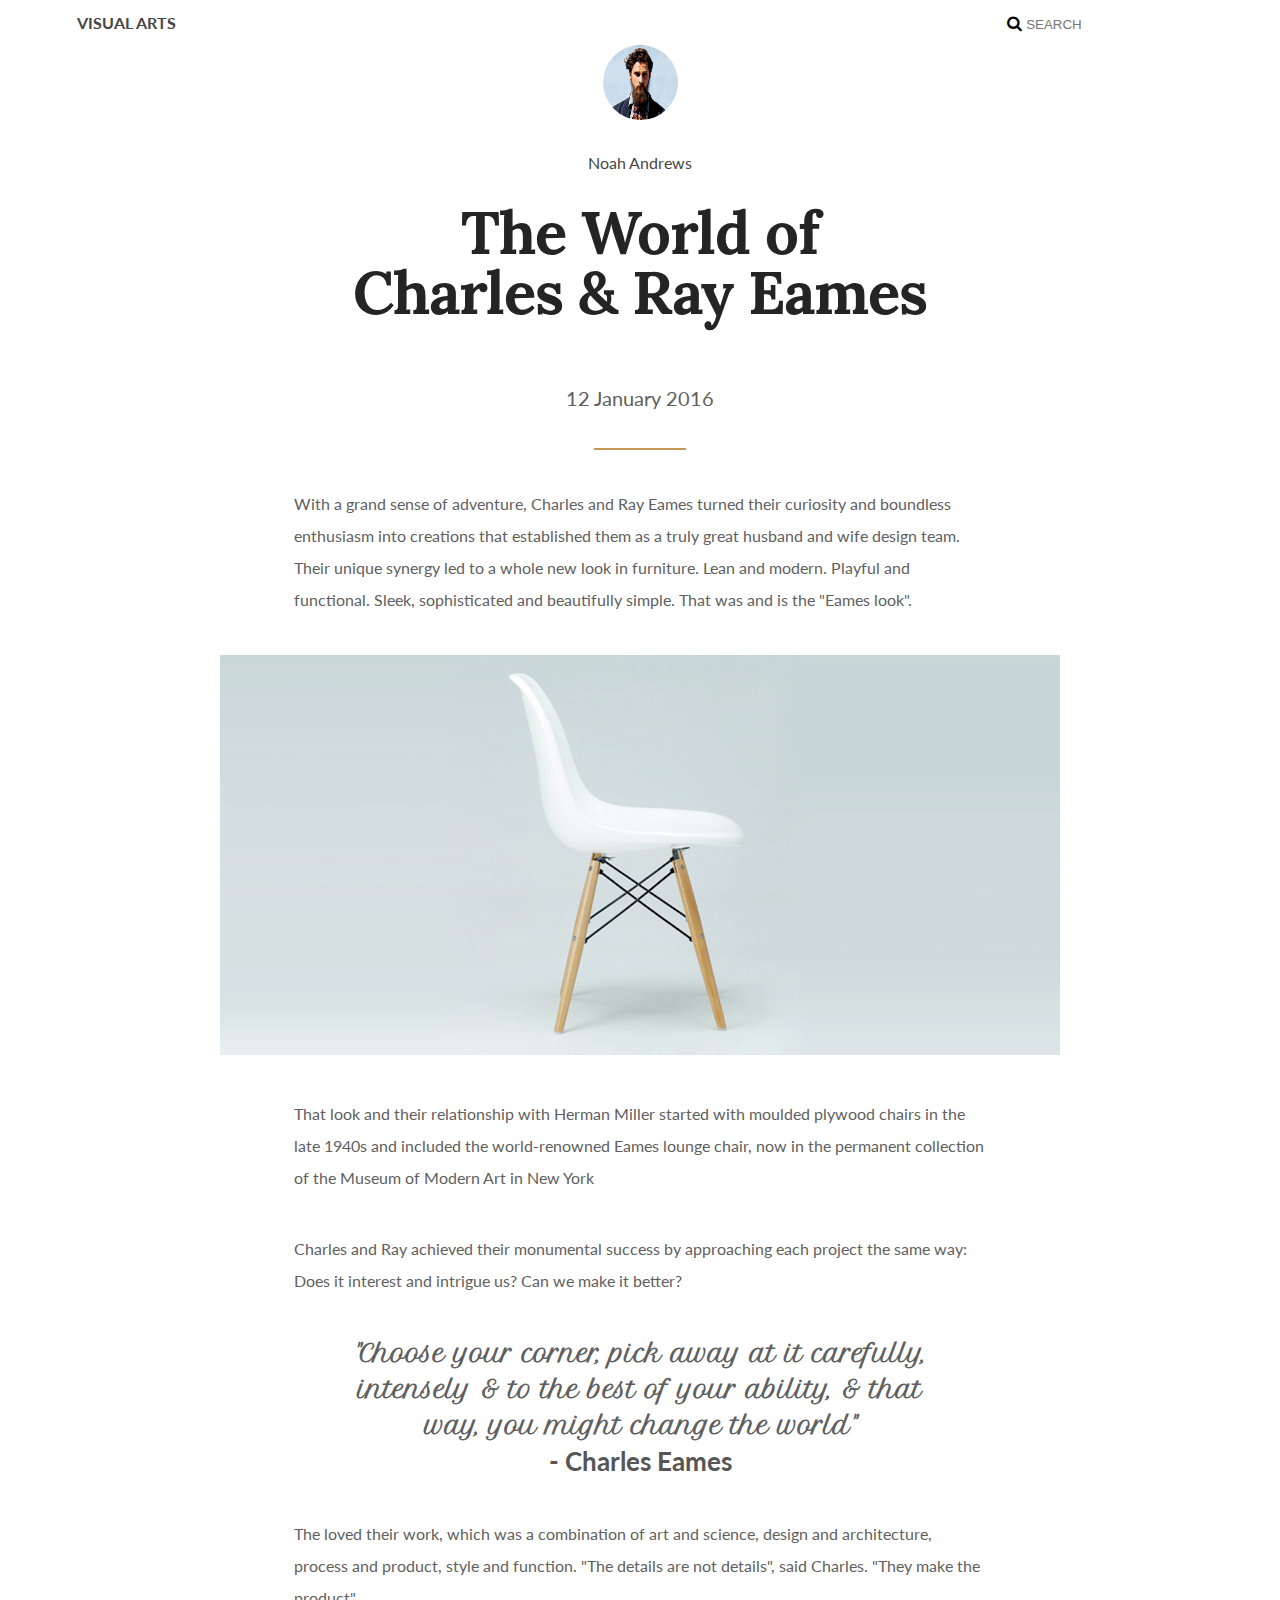
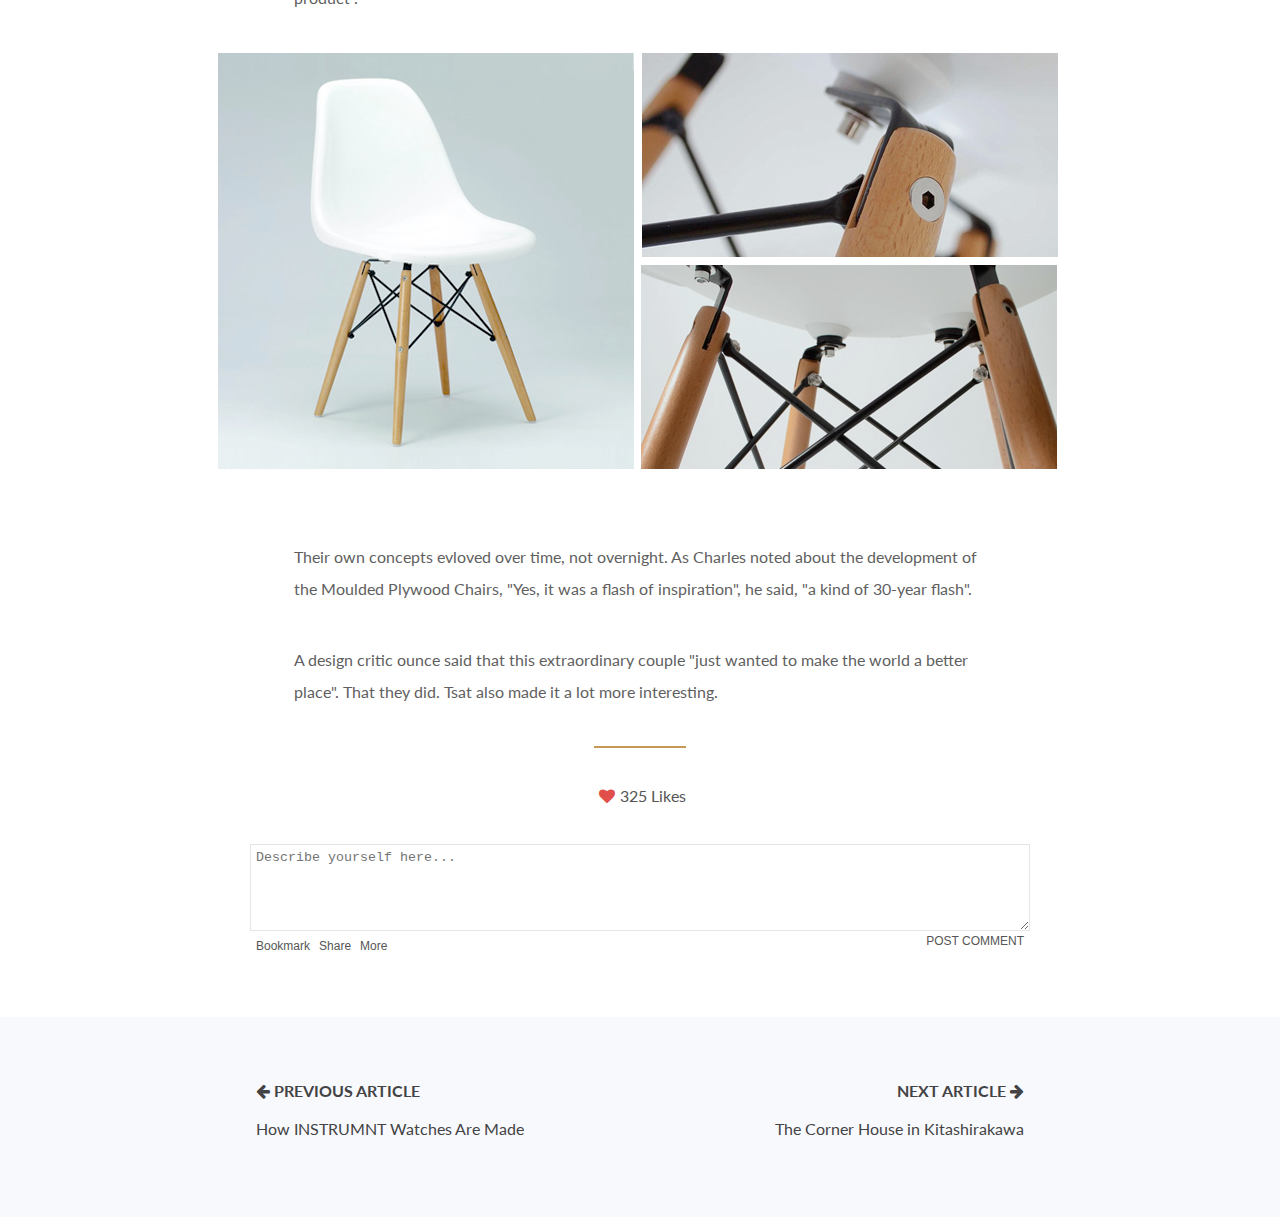
<file: index.html>
<!DOCTYPE html>
<html lang="en">

<head>
	<meta charset="UTF-8">
	<title>Visual Arts Blog Article</title>
	<link rel="stylesheet" type="text/css" href="css/main.css">
	<link rel="shortcut icon" type="text/css" href="img/favicon.ico">
	<link href='https://fonts.googleapis.com/css?family=Lato|Petit+Formal+Script|Lora' rel='stylesheet' type='text/css'>
	<link rel="stylesheet" href="https://maxcdn.bootstrapcdn.com/font-awesome/4.5.0/css/font-awesome.min.css">
</head>

<body>

<!-- Navigation -->

	<nav>
		<div>
			<a href="#">Visual Arts</a>
		</div>

		<div>
			<i class="fa fa-search"></i>
			<input type="text" placeholder="SEARCH">
		</div>
	</nav>

<!-- Header -->

	<header>
		<img src="img/noah.png" alt="Noah">
		<p>Noah Andrews</p>
	</header>

<!-- Article -->

	<section>
		<h1>The World of <br>Charles &amp; Ray Eames</h1>
		<h3>12 January 2016</h3>

		<hr>

	<article>
		
		<p>With a grand sense of adventure, Charles and Ray Eames turned their curiosity and boundless enthusiasm into creations that established them as a truly great husband and wife design team. Their unique synergy led to a whole new look in furniture. Lean and modern. Playful and functional. Sleek, sophisticated and beautifully simple. That was and is the "Eames look".</p>
				
		<img src="img/chair1.png" alt="side view of chair">
				
		<p>That look and their relationship with Herman Miller started with moulded plywood chairs in the late 1940s and included the world-renowned Eames lounge chair, now in the permanent collection of the Museum of Modern Art in New York</p>
				
		<p>Charles and Ray achieved their monumental success by approaching each project the same way: Does it interest and intrigue us? Can we make it better?</p>
				
		<p class="personal-quote">"Choose your corner, pick away at it carefully, intensely &amp; to the best of your ability, &amp; that way, you might change the world" <br> <span>- Charles Eames</span></p>
				
		<p>The loved their work, which was a combination of art and science, design and architecture, process and product, style and function. "The details are not details", said Charles. "They make the product".</p>
				
			<div class="img-wrap">
				<img src="img/chair2.png" alt="front view of chair">
				<img class="img-right" src="img/chair3.png" alt="under view of chair">
				<img class="img-right" src="img/chair4.png" alt="under view of chair">
			</div>

		<p>Their own concepts evloved over time, not overnight. As Charles noted about the development of the Moulded Plywood Chairs, "Yes, it was a flash of inspiration", he said, "a kind of 30-year flash".</p>

		<p>A design critic ounce said that this extraordinary couple "just wanted to make the world a better place". That they did. Tsat also made it a lot more interesting.</p>
	
	</article>

			<hr>

	</section>

<!-- Footer One -->

	<footer>
		<div><i class="fa fa-heart"></i>325 Likes</div>

		<form>
			<textarea rows="5" placeholder="Describe yourself here..."></textarea>

			<div class="button-group">
				<button>Bookmark</button>
				<button>Share</button>
				<button>More</button>
				<button class="button-right">POST COMMENT</button>
			</div>
		</form>
	</footer>

<!-- Footer 2 -->

	<footer class="blogs">
			<div class="previous-article">
				<div class="previous-button">
					<a href="#">
						<i class="fa fa-arrow-left"></i> PREVIOUS ARTICLE
						<p>How INSTRUMNT Watches Are Made</p>
					</a>
				</div>
			</div>
			<div class="next-article">
				<div class="next-button">
					<a href="#">
						NEXT ARTICLE <i class="fa fa-arrow-right"></i>
						<p>The Corner House in Kitashirakawa</p>
					</a>
				</div>
			</div>
	</footer>

</body>
</html>
</file>
<file: css/main.css>
* {
	margin: 0;
	padding: 0;
}

body {
	font-family: 'Lato', sans-serif;
}

/*Navigation*/

nav {
	margin: 0 1%;
    padding: 1% 5%;
}

nav > div {
	display: inline-block;
}

nav > div > a {
	text-decoration: none;
	color: #464646;
	font-size: 16px;
	font-weight: bold;
	text-transform: uppercase;
}

nav > div:last-child {
	float: right;
}

nav > div > input {
	border: none;
}

nav > div > input:placeholder-shown {
	color: #000;
}

/*Header*/

header {
	text-align: center;
}

header img {
	border-radius: 50%;
	height: 75px;
	width: 75px;
}

header p {
	color: #464646;
	padding: 10px;
	margin: 20px;
}

/*Title*/

section h1 {
	text-align: center;
	font-family: 'Lora', serif;
	font-size: 60px;
	line-height: 60px;
	letter-spacing: -1px;
	color: #242424;
	margin: 1% 0;
}

section h3 {
	font-size: 20px;
	color:#5f5f5f;
	font-weight: normal;
	margin: 5% 0 3%;
	text-align: center;
}

hr {
	border: 1px solid #c79852;
	width: 7%;
	margin: auto;
}

/*Article*/

article {
	text-align: center;
}

article p {
	text-align: left;
	color: #5F5F5F;
	font-size: 16px;
	line-height: 200%;
	padding: 0 15%;
	margin: 3% 8%;
}

article .personal-quote {
	font-family: 'Petit Formal Script', cursive;
	font-weight: 700;
	font-size: 24px;
	line-height: 36px;
	text-align: center;
	padding: 0 17%;
	margin: 0 10%;
}

article .personal-quote span {
	font-family: 'Lato', sans-serif;
	font-size: 26px;
	font-weight: bold;
	color: #565656;
}

div.img-wrap {
	height: 450px;
}

div.img-wrap img {
	float: left;
}

div.img-wrap img:first-child {
	margin-left: 17%;
}

div.img-wrap img:nth-child(n+2) {
	margin-left: 7px;
}

div.img-wrap img:last-child {
	margin-top: 7px;
}

/*Footer One*/

footer {
	text-align: center;
	color: #565656;
}

footer .fa-heart {
	color: #E04F4A;
	padding: 40px 5px;
}

form textarea {
	width: 60%;
	padding: 5px;
	border-color: #e5e5e5;
}

footer .button-group {
	text-align: left;
	margin-left: 20%;
	margin-bottom: 5%;
}

footer .button-group button {
	border: none;
    background: white;
    font-size: 12px;
    padding: 0 5px 0 0;
    color: #565656;
}
footer .button-group button:last-child{
	float: right;
	padding: 0;
	margin-right: 25%;
}

footer .button-group button:hover {
	cursor: pointer;
	color: #5e5e5e;
	transition: 0.3s all ease-in-out;
}

/*Footer 2*/

.blogs {
	height: 200px;
	position: relative;
	background: #F8F9FD;
	padding: 0 20%;
}

.previous-article,
.next-article {
	width: 50%;
	display: inline-block;
	position: relative;
}

.previous-article {
	position: absolute;
	left: 20%;
}
.previous-button {
	text-align: left;
}

.next-article {
	position: absolute;
	right: 20%;
}

.next-button {
	text-align: right;
}

.previous-button,
.next-button {
	margin: 10% 0;
}

.previous-button a,
.next-button a {
	margin: 3% 0;
	color: #434345;
	text-decoration: none;
	font-weight: bold;
}

.previous-button p,
.next-button p {
	margin: 3% 0;
	font-weight: normal;
}
</file>
